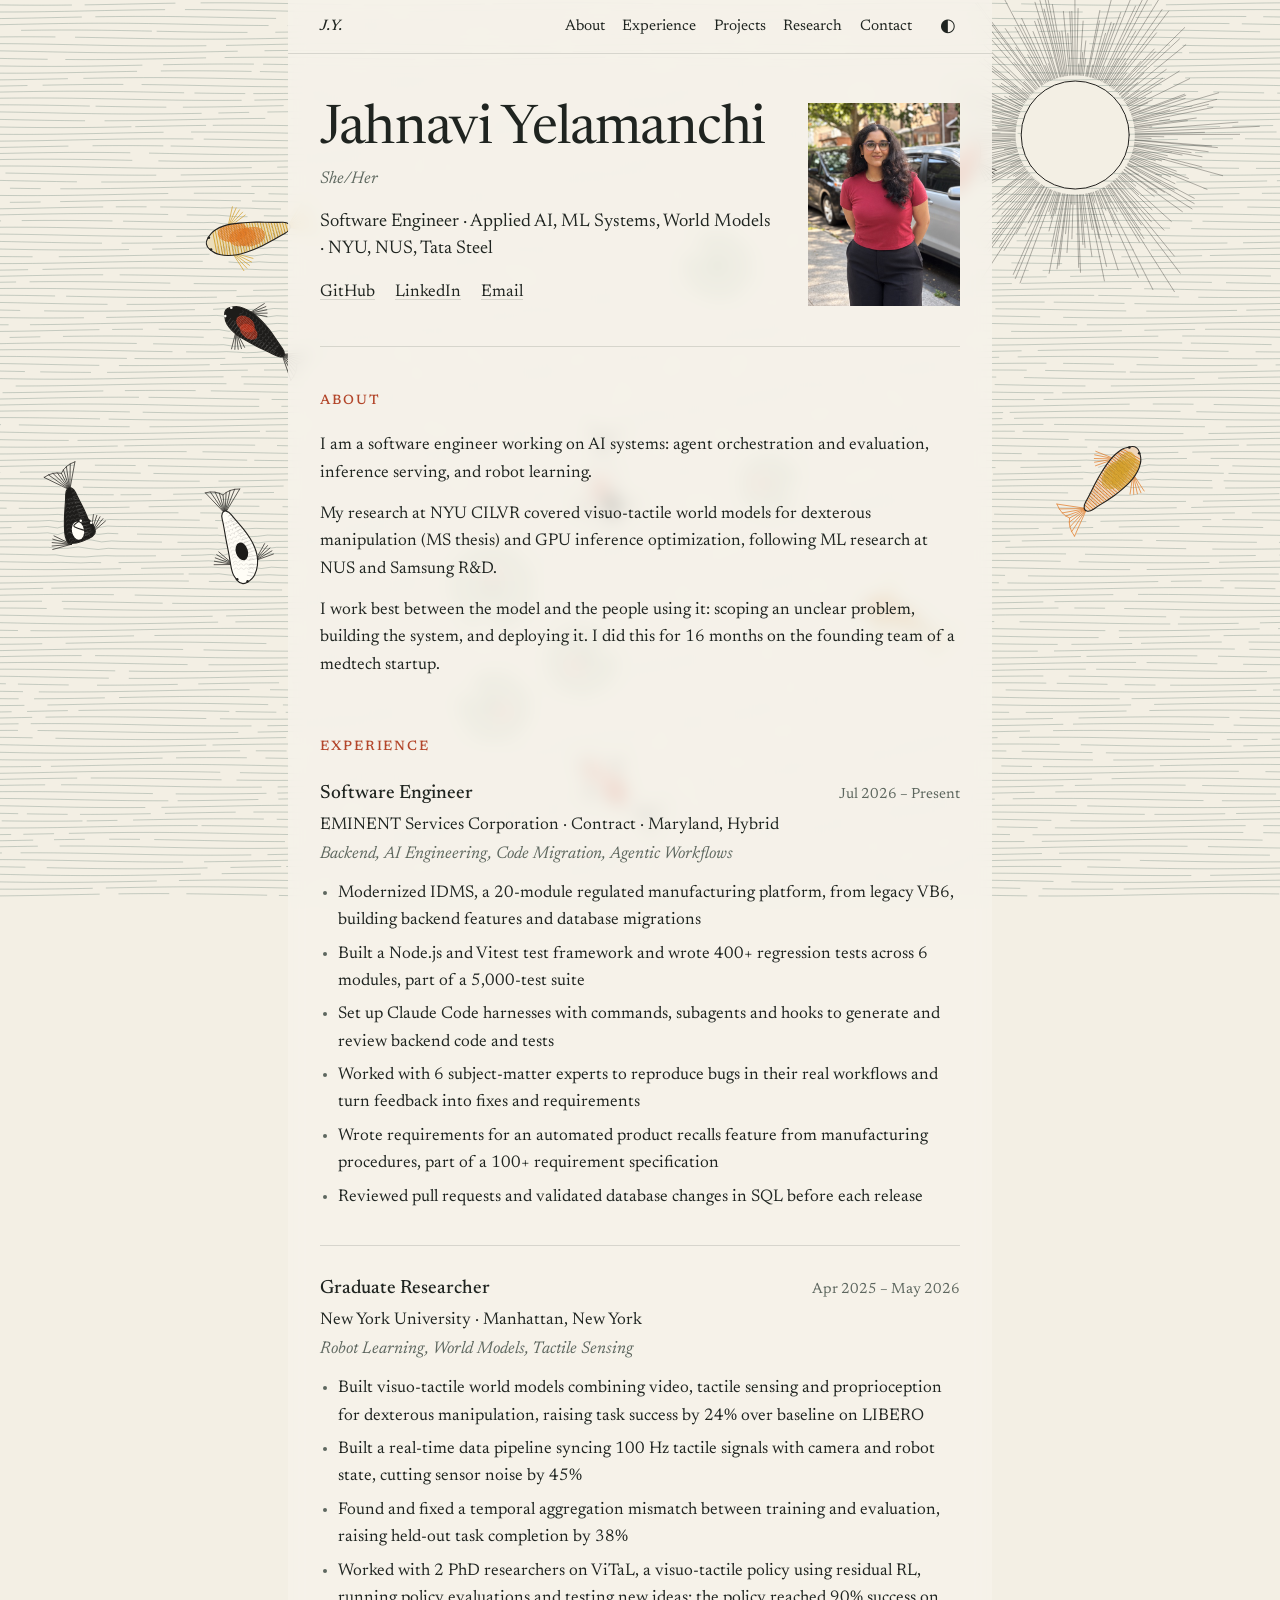
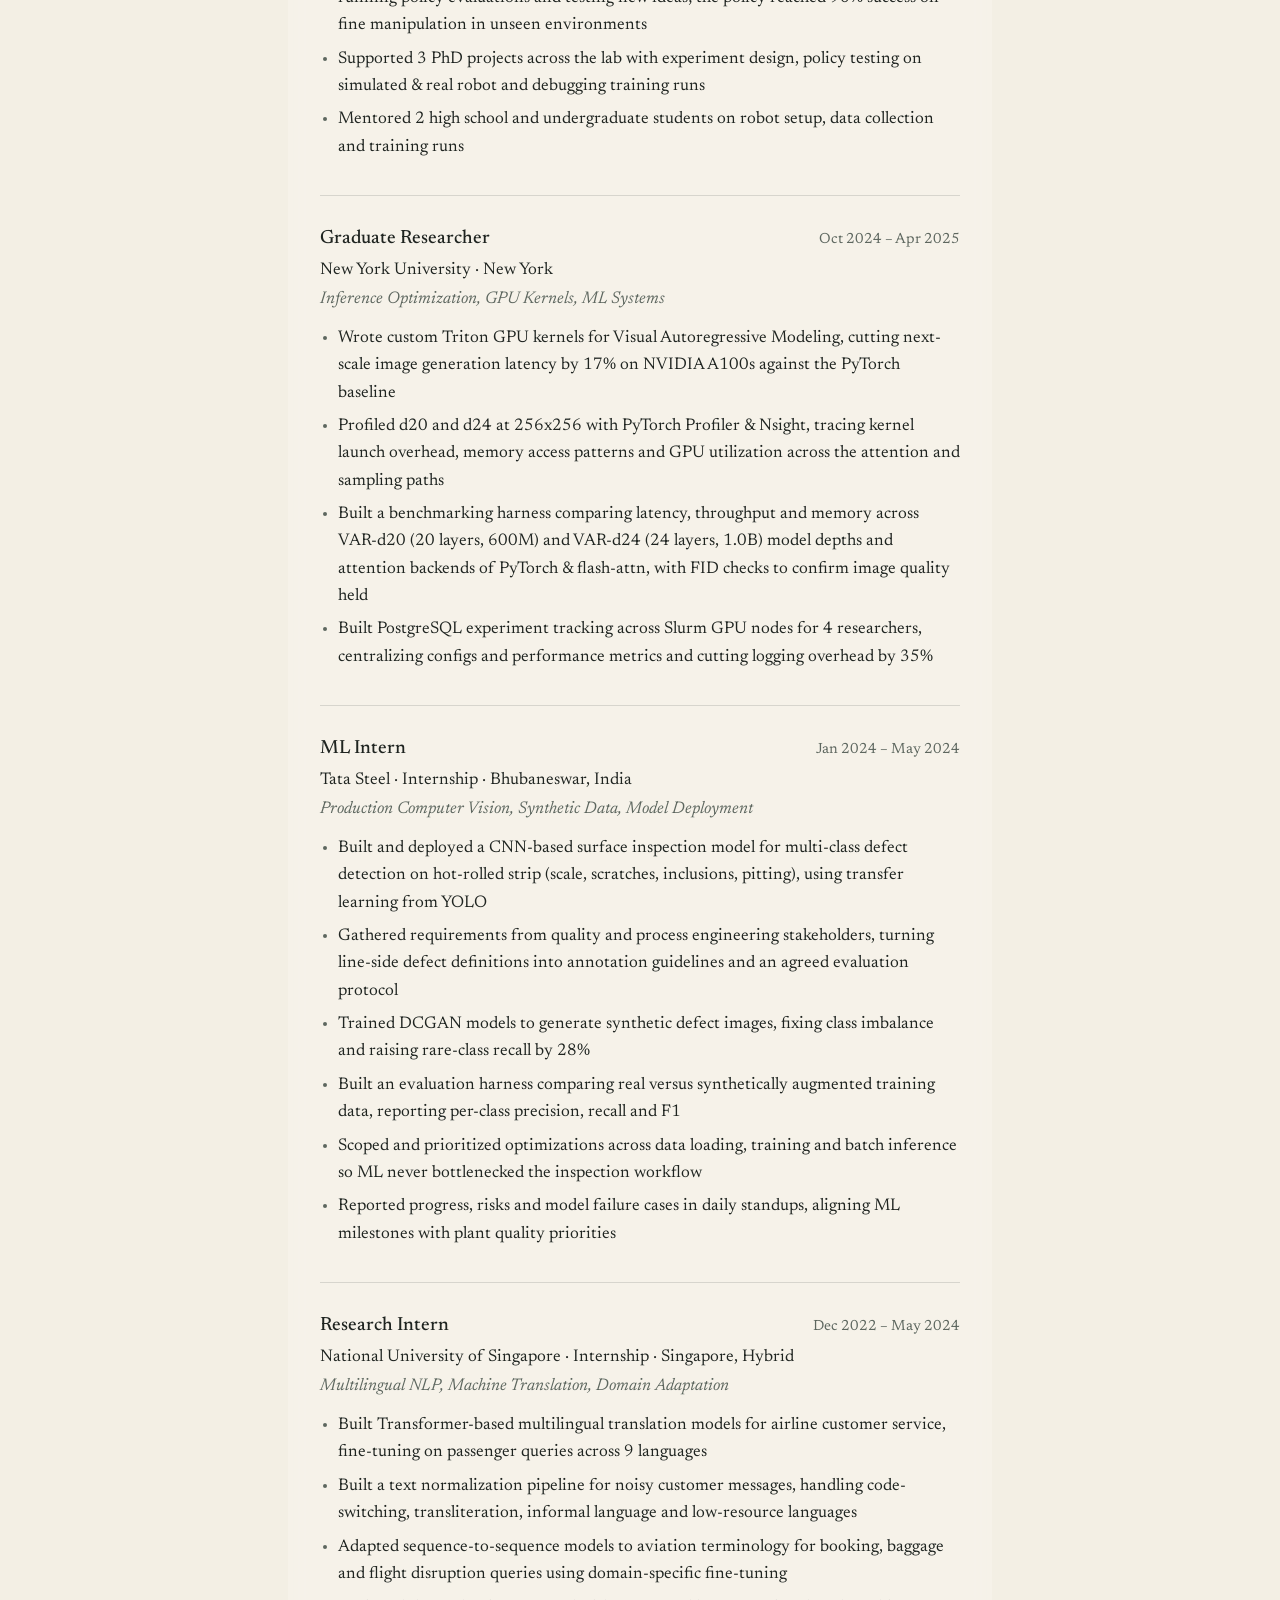
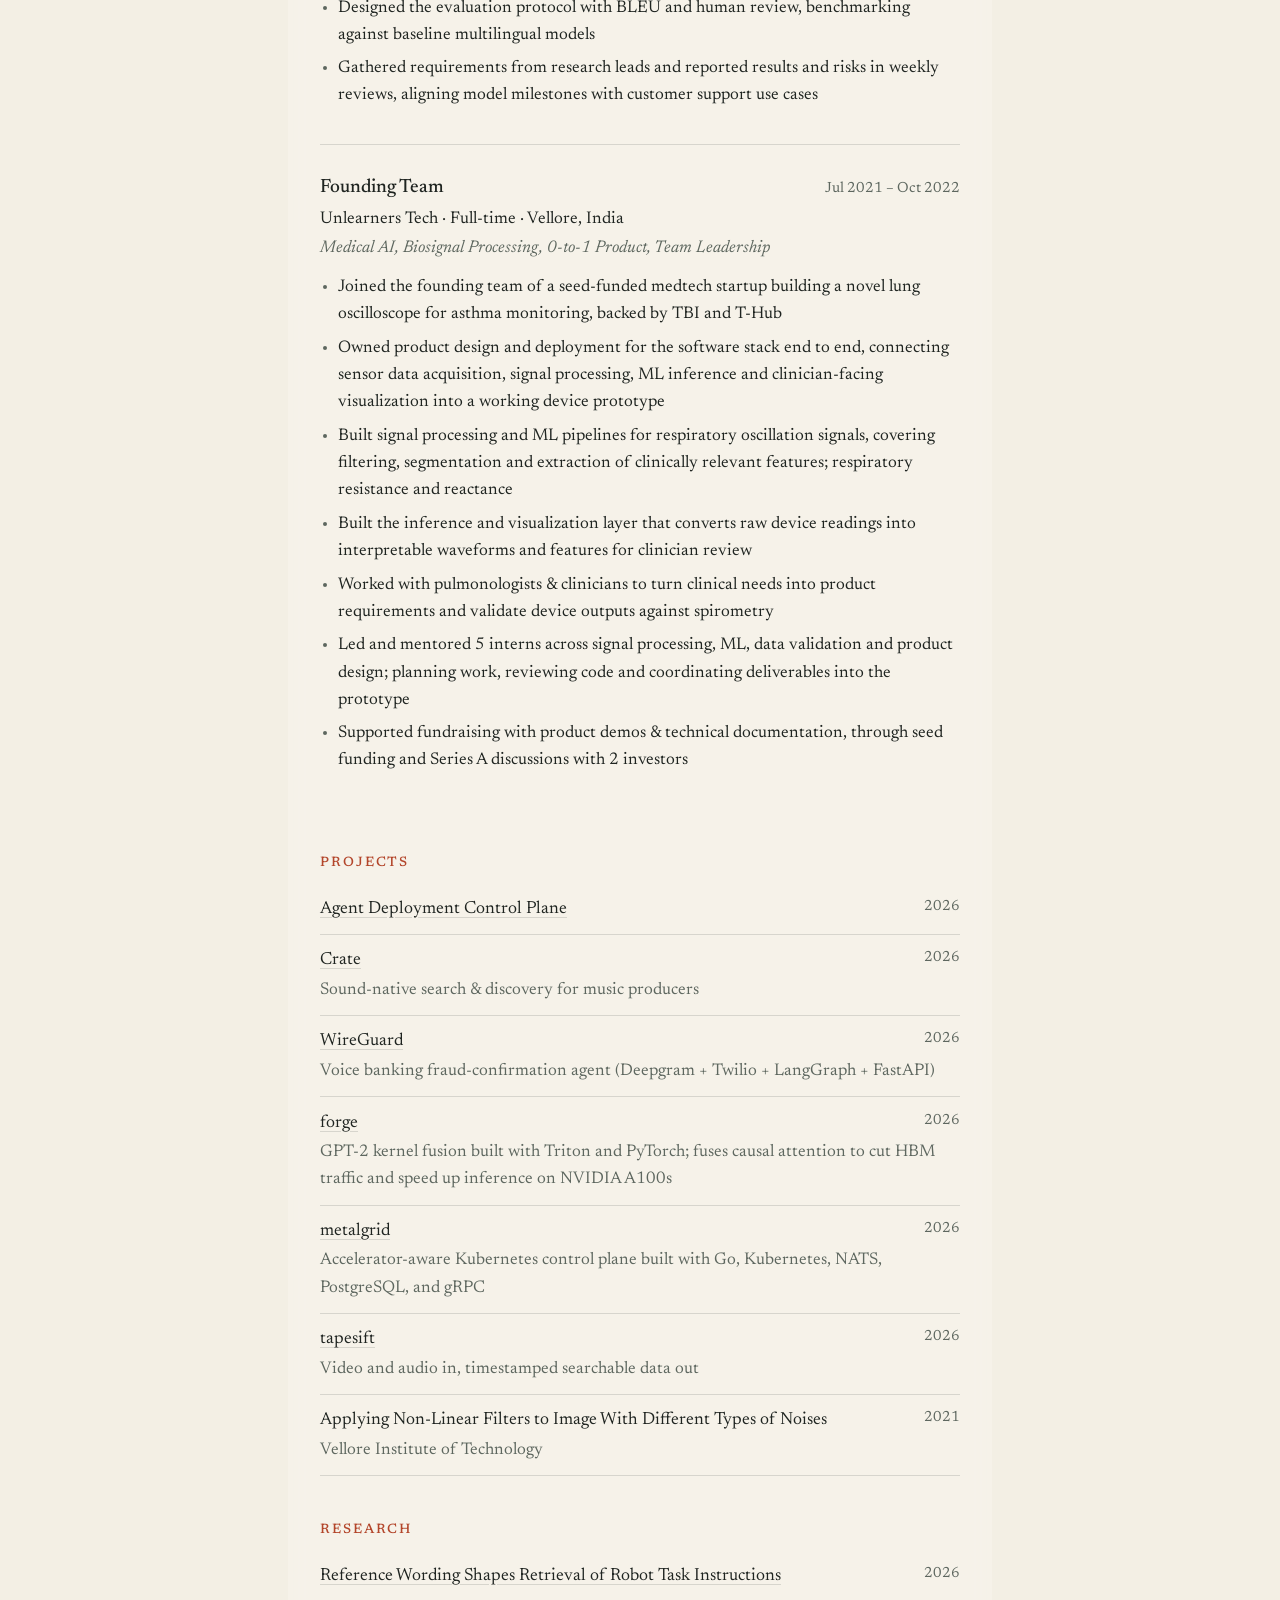
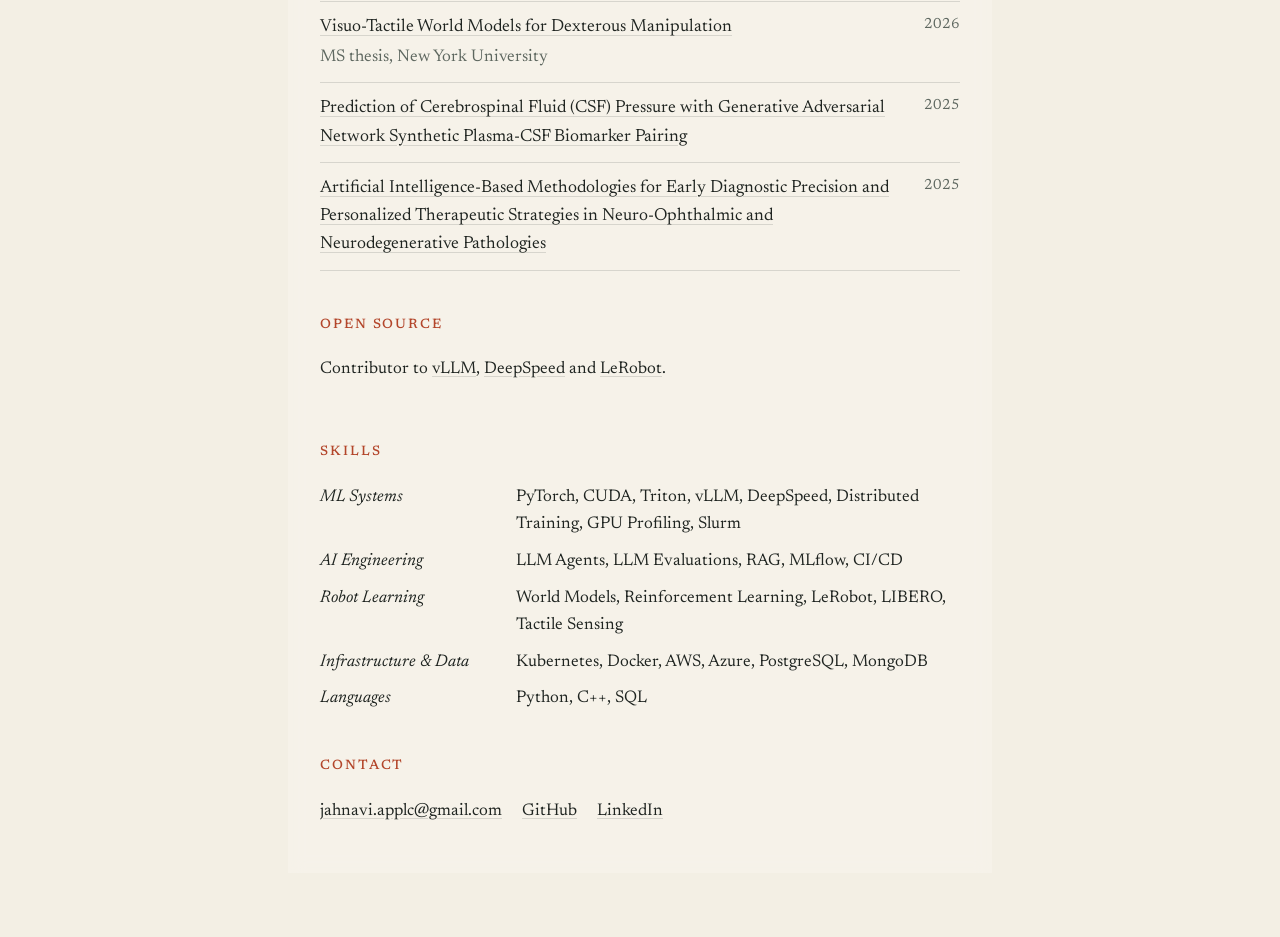
<file: index.html>
<!doctype html>
<html lang="en">
<head>
<meta charset="utf-8">
<meta name="viewport" content="width=device-width, initial-scale=1">
<title>Jahnavi Yelamanchi</title>
<meta name="description" content="Jahnavi Yelamanchi — software engineer working on applied AI, ML systems and world models.">
<link rel="icon" href="favicon.svg" type="image/svg+xml">
<link rel="preconnect" href="https://fonts.googleapis.com">
<link rel="preconnect" href="https://fonts.gstatic.com" crossorigin>
<link rel="stylesheet" href="https://fonts.googleapis.com/css2?family=Newsreader:ital,opsz,wght@0,6..72,300..600;1,6..72,300..600&display=swap">
<link rel="stylesheet" href="css/style.css">
<script>try{var t=localStorage.getItem('theme');if(t)document.documentElement.dataset.theme=t}catch(e){}</script>
</head>
<body>
<canvas id="pond" aria-hidden="true"></canvas>

<nav class="top">
  <a href="#top" class="mark">J.Y.</a>
  <div class="links">
    <a href="#about">About</a>
    <a href="#experience">Experience</a>
    <a href="#projects">Projects</a>
    <a href="#research">Research</a>
    <a href="#contact">Contact</a>
  </div>
  <button id="theme" type="button" aria-label="Toggle light and dark mode">◐</button>
</nav>

<main id="top">
  <header class="intro">
    <div>
      <h1>Jahnavi Yelamanchi</h1>
      <p class="pronouns">She/Her</p>
      <p class="headline">Software Engineer · Applied AI, ML Systems, World Models · NYU, NUS, Tata Steel</p>
      <p class="contact-line">
        <a href="https://github.com/jahnavi-yelamanchi">GitHub</a>
        <a href="https://www.linkedin.com/in/jahnaviym">LinkedIn</a>
        <a href="mailto:jahnavi.applc@gmail.com">Email</a>
      </p>
    </div>
    <img class="portrait" src="images/portrait.jpg" alt="Jahnavi standing on a tree-lined street in a red t-shirt" width="480" height="640">
  </header>

  <section id="about">
    <h2>About</h2>
    <p>I am a software engineer working on AI systems: agent orchestration and evaluation, inference serving, and robot learning.</p>
    <p>My research at NYU CILVR covered visuo-tactile world models for dexterous manipulation (MS thesis) and GPU inference optimization, following ML research at NUS and Samsung R&amp;D.</p>
    <p>I work best between the model and the people using it: scoping an unclear problem, building the system, and deploying it. I did this for 16 months on the founding team of a medtech startup.</p>
  </section>

  <section id="experience">
    <h2>Experience</h2>

    <article class="entry">
      <div class="entry-head">
        <h3>Software Engineer</h3>
        <span class="date">Jul 2026 – Present</span>
      </div>
      <p class="org">EMINENT Services Corporation · Contract · Maryland, Hybrid</p>
      <p class="focus">Backend, AI Engineering, Code Migration, Agentic Workflows</p>
      <ul>
        <li>Modernized IDMS, a 20-module regulated manufacturing platform, from legacy VB6, building backend features and database migrations</li>
        <li>Built a Node.js and Vitest test framework and wrote 400+ regression tests across 6 modules, part of a 5,000-test suite</li>
        <li>Set up Claude Code harnesses with commands, subagents and hooks to generate and review backend code and tests</li>
        <li>Worked with 6 subject-matter experts to reproduce bugs in their real workflows and turn feedback into fixes and requirements</li>
        <li>Wrote requirements for an automated product recalls feature from manufacturing procedures, part of a 100+ requirement specification</li>
        <li>Reviewed pull requests and validated database changes in SQL before each release</li>
      </ul>
    </article>

    <article class="entry">
      <div class="entry-head">
        <h3>Graduate Researcher</h3>
        <span class="date">Apr 2025 – May 2026</span>
      </div>
      <p class="org">New York University · Manhattan, New York</p>
      <p class="focus">Robot Learning, World Models, Tactile Sensing</p>
      <ul>
        <li>Built visuo-tactile world models combining video, tactile sensing and proprioception for dexterous manipulation, raising task success by 24% over baseline on LIBERO</li>
        <li>Built a real-time data pipeline syncing 100 Hz tactile signals with camera and robot state, cutting sensor noise by 45%</li>
        <li>Found and fixed a temporal aggregation mismatch between training and evaluation, raising held-out task completion by 38%</li>
        <li>Worked with 2 PhD researchers on ViTaL, a visuo-tactile policy using residual RL, running policy evaluations and testing new ideas; the policy reached 90% success on fine manipulation in unseen environments</li>
        <li>Supported 3 PhD projects across the lab with experiment design, policy testing on simulated &amp; real robot and debugging training runs</li>
        <li>Mentored 2 high school and undergraduate students on robot setup, data collection and training runs</li>
      </ul>
    </article>

    <article class="entry">
      <div class="entry-head">
        <h3>Graduate Researcher</h3>
        <span class="date">Oct 2024 – Apr 2025</span>
      </div>
      <p class="org">New York University · New York</p>
      <p class="focus">Inference Optimization, GPU Kernels, ML Systems</p>
      <ul>
        <li>Wrote custom Triton GPU kernels for Visual Autoregressive Modeling, cutting next-scale image generation latency by 17% on NVIDIA A100s against the PyTorch baseline</li>
        <li>Profiled d20 and d24 at 256x256 with PyTorch Profiler &amp; Nsight, tracing kernel launch overhead, memory access patterns and GPU utilization across the attention and sampling paths</li>
        <li>Built a benchmarking harness comparing latency, throughput and memory across VAR-d20 (20 layers, 600M) and VAR-d24 (24 layers, 1.0B) model depths and attention backends of PyTorch &amp; flash-attn, with FID checks to confirm image quality held</li>
        <li>Built PostgreSQL experiment tracking across Slurm GPU nodes for 4 researchers, centralizing configs and performance metrics and cutting logging overhead by 35%</li>
      </ul>
    </article>

    <article class="entry">
      <div class="entry-head">
        <h3>ML Intern</h3>
        <span class="date">Jan 2024 – May 2024</span>
      </div>
      <p class="org">Tata Steel · Internship · Bhubaneswar, India</p>
      <p class="focus">Production Computer Vision, Synthetic Data, Model Deployment</p>
      <ul>
        <li>Built and deployed a CNN-based surface inspection model for multi-class defect detection on hot-rolled strip (scale, scratches, inclusions, pitting), using transfer learning from YOLO</li>
        <li>Gathered requirements from quality and process engineering stakeholders, turning line-side defect definitions into annotation guidelines and an agreed evaluation protocol</li>
        <li>Trained DCGAN models to generate synthetic defect images, fixing class imbalance and raising rare-class recall by 28%</li>
        <li>Built an evaluation harness comparing real versus synthetically augmented training data, reporting per-class precision, recall and F1</li>
        <li>Scoped and prioritized optimizations across data loading, training and batch inference so ML never bottlenecked the inspection workflow</li>
        <li>Reported progress, risks and model failure cases in daily standups, aligning ML milestones with plant quality priorities</li>
      </ul>
    </article>

    <article class="entry">
      <div class="entry-head">
        <h3>Research Intern</h3>
        <span class="date">Dec 2022 – May 2024</span>
      </div>
      <p class="org">National University of Singapore · Internship · Singapore, Hybrid</p>
      <p class="focus">Multilingual NLP, Machine Translation, Domain Adaptation</p>
      <ul>
        <li>Built Transformer-based multilingual translation models for airline customer service, fine-tuning on passenger queries across 9 languages</li>
        <li>Built a text normalization pipeline for noisy customer messages, handling code-switching, transliteration, informal language and low-resource languages</li>
        <li>Adapted sequence-to-sequence models to aviation terminology for booking, baggage and flight disruption queries using domain-specific fine-tuning</li>
        <li>Designed the evaluation protocol with BLEU and human review, benchmarking against baseline multilingual models</li>
        <li>Gathered requirements from research leads and reported results and risks in weekly reviews, aligning model milestones with customer support use cases</li>
      </ul>
    </article>

    <article class="entry">
      <div class="entry-head">
        <h3>Founding Team</h3>
        <span class="date">Jul 2021 – Oct 2022</span>
      </div>
      <p class="org">Unlearners Tech · Full-time · Vellore, India</p>
      <p class="focus">Medical AI, Biosignal Processing, 0-to-1 Product, Team Leadership</p>
      <ul>
        <li>Joined the founding team of a seed-funded medtech startup building a novel lung oscilloscope for asthma monitoring, backed by TBI and T-Hub</li>
        <li>Owned product design and deployment for the software stack end to end, connecting sensor data acquisition, signal processing, ML inference and clinician-facing visualization into a working device prototype</li>
        <li>Built signal processing and ML pipelines for respiratory oscillation signals, covering filtering, segmentation and extraction of clinically relevant features; respiratory resistance and reactance</li>
        <li>Built the inference and visualization layer that converts raw device readings into interpretable waveforms and features for clinician review</li>
        <li>Worked with pulmonologists &amp; clinicians to turn clinical needs into product requirements and validate device outputs against spirometry</li>
        <li>Led and mentored 5 interns across signal processing, ML, data validation and product design; planning work, reviewing code and coordinating deliverables into the prototype</li>
        <li>Supported fundraising with product demos &amp; technical documentation, through seed funding and Series A discussions with 2 investors</li>
      </ul>
    </article>
  </section>

  <section id="projects">
    <h2>Projects</h2>
    <ul class="list">
      <li><a href="https://github.com/jahnavi-yelamanchi/agent-deploy-control-plane">Agent Deployment Control Plane</a><span class="date">2026</span></li>
      <li><a href="https://github.com/jahnavi-yelamanchi/crate">Crate</a><span class="date">2026</span><p>Sound-native search &amp; discovery for music producers</p></li>
      <li><a href="https://github.com/jahnavi-yelamanchi/WireGuard">WireGuard</a><span class="date">2026</span><p>Voice banking fraud-confirmation agent (Deepgram + Twilio + LangGraph + FastAPI)</p></li>
      <li><a href="https://github.com/jahnavi-yelamanchi/forge">forge</a><span class="date">2026</span><p>GPT-2 kernel fusion built with Triton and PyTorch; fuses causal attention to cut HBM traffic and speed up inference on NVIDIA A100s</p></li>
      <li><a href="https://github.com/jahnavi-yelamanchi/metalgrid">metalgrid</a><span class="date">2026</span><p>Accelerator-aware Kubernetes control plane built with Go, Kubernetes, NATS, PostgreSQL, and gRPC</p></li>
      <li><a href="https://github.com/jahnavi-yelamanchi/tapesift">tapesift</a><span class="date">2026</span><p>Video and audio in, timestamped searchable data out</p></li>
      <li><span class="title">Applying Non-Linear Filters to Image With Different Types of Noises</span><span class="date">2021</span><p>Vellore Institute of Technology</p></li>
    </ul>
  </section>

  <section id="research">
    <h2>Research</h2>
    <ul class="list">
      <li><a href="https://arxiv.org/abs/2610.17549">Reference Wording Shapes Retrieval of Robot Task Instructions</a><span class="date">2026</span></li>
      <li><a href="https://www.proquest.com/openview/afca2ee55e6ee4220fe67b2dfab4122b/1?pq-origsite=gscholar&amp;cbl=18750&amp;diss=y">Visuo-Tactile World Models for Dexterous Manipulation</a><span class="date">2026</span><p>MS thesis, New York University</p></li>
      <li><a href="https://link.springer.com/article/10.1007/s12021-025-09729-2">Prediction of Cerebrospinal Fluid (CSF) Pressure with Generative Adversarial Network Synthetic Plasma-CSF Biomarker Pairing</a><span class="date">2025</span></li>
      <li><a href="https://www.mdpi.com/2076-3425/14/12/1266">Artificial Intelligence-Based Methodologies for Early Diagnostic Precision and Personalized Therapeutic Strategies in Neuro-Ophthalmic and Neurodegenerative Pathologies</a><span class="date">2025</span></li>
    </ul>
  </section>

  <section id="open-source">
    <h2>Open source</h2>
    <p>Contributor to <a href="https://github.com/vllm-project/vllm">vLLM</a>, <a href="https://github.com/deepspeedai/DeepSpeed">DeepSpeed</a> and <a href="https://github.com/huggingface/lerobot">LeRobot</a>.</p>
  </section>

  <section id="skills">
    <h2>Skills</h2>
    <dl class="skills">
      <dt>ML Systems</dt><dd>PyTorch, CUDA, Triton, vLLM, DeepSpeed, Distributed Training, GPU Profiling, Slurm</dd>
      <dt>AI Engineering</dt><dd>LLM Agents, LLM Evaluations, RAG, MLflow, CI/CD</dd>
      <dt>Robot Learning</dt><dd>World Models, Reinforcement Learning, LeRobot, LIBERO, Tactile Sensing</dd>
      <dt>Infrastructure &amp; Data</dt><dd>Kubernetes, Docker, AWS, Azure, PostgreSQL, MongoDB</dd>
      <dt>Languages</dt><dd>Python, C++, SQL</dd>
    </dl>
  </section>

  <footer id="contact">
    <h2>Contact</h2>
    <p class="contact-line">
      <a href="mailto:jahnavi.applc@gmail.com">jahnavi.applc@gmail.com</a>
      <a href="https://github.com/jahnavi-yelamanchi">GitHub</a>
      <a href="https://www.linkedin.com/in/jahnaviym">LinkedIn</a>
    </p>
  </footer>
</main>

<script src="js/theme.js"></script>
<script src="js/koi.js"></script>
</body>
</html>
</file>
<file: css/style.css>
:root {
  color-scheme: light;
  --ink: #1f2420;
  --muted: #5e675f;
  --accent: #b3462b;
  --rule: rgba(31, 36, 32, 0.14);
  --paper: rgba(246, 243, 234, 0.86);
  /* pond colors, read by js/koi.js */
  --pond: #f3efe4;
  --ink-line: #22211e;
  --water-line: rgba(38, 74, 66, 0.32);
  --sun-line: rgba(34, 33, 30, 0.42);
  --pad: #4f7d55;
  --koi-white: #fffdf6;
  --koi-black: #1d1c1a;
  --moon: 0;
}

@media (prefers-color-scheme: dark) {
  :root:not([data-theme="light"]) {
    color-scheme: dark;
    --ink: #e9e5da;
    --muted: #9ea6b4;
    --accent: #ec8a64;
    --rule: rgba(233, 229, 218, 0.14);
    --paper: rgba(12, 17, 31, 0.84);
    --pond: #0c1222;
    --ink-line: #d9dcea;
    --water-line: rgba(160, 178, 222, 0.26);
    --sun-line: rgba(210, 218, 240, 0.4);
    --pad: #6fa07a;
    --koi-white: #e9e7df;
    --koi-black: #04060c;
    --moon: 1;
  }
}

:root[data-theme="dark"] {
  color-scheme: dark;
  --ink: #e9e5da;
  --muted: #9ea6b4;
  --accent: #ec8a64;
  --rule: rgba(233, 229, 218, 0.14);
  --paper: rgba(12, 17, 31, 0.84);
  --pond: #0c1222;
  --ink-line: #d9dcea;
  --water-line: rgba(160, 178, 222, 0.26);
  --sun-line: rgba(210, 218, 240, 0.4);
  --pad: #6fa07a;
  --koi-white: #e9e7df;
  --koi-black: #04060c;
  --moon: 1;
}

* { box-sizing: border-box; }

html { scroll-behavior: smooth; scroll-padding-top: 4rem; }

body {
  margin: 0;
  background: var(--pond);
  color: var(--ink);
  font: 400 1.0625rem/1.6 "Newsreader", Georgia, serif;
  font-optical-sizing: auto;
  -webkit-font-smoothing: antialiased;
}

#pond {
  position: fixed;
  inset: 0;
  width: 100%;
  height: 100%;
  pointer-events: none;
  z-index: 0;
}

a { color: inherit; text-decoration: underline; text-decoration-color: var(--rule); text-underline-offset: 0.2em; }
a:hover { color: var(--accent); text-decoration-color: currentColor; }

nav.top {
  position: sticky;
  top: 0;
  z-index: 2;
  display: flex;
  align-items: center;
  gap: 1.5rem;
  max-width: 44rem;
  margin: 0 auto;
  padding: 0.75rem 2rem;
  background: var(--paper);
  backdrop-filter: blur(8px);
  -webkit-backdrop-filter: blur(8px);
  border-bottom: 1px solid var(--rule);
  font-size: 0.95rem;
}
nav.top a { text-decoration: none; }
nav.top .mark { font-style: italic; font-weight: 500; }
nav.top .links { display: flex; gap: 1.1rem; margin-left: auto; overflow-x: auto; scrollbar-width: none; }
#theme {
  border: 0;
  background: none;
  color: inherit;
  font: inherit;
  font-size: 1.15rem;
  cursor: pointer;
  padding: 0 0.25rem;
}

main {
  position: relative;
  z-index: 1;
  max-width: 44rem;
  margin: 0 auto 4rem;
  padding: 3rem 2rem 2rem;
  background: var(--paper);
  backdrop-filter: blur(8px);
  -webkit-backdrop-filter: blur(8px);
}

.intro {
  display: grid;
  grid-template-columns: 1fr 9.5rem;
  gap: 2rem;
  align-items: end;
  padding-bottom: 2.5rem;
  border-bottom: 1px solid var(--rule);
}
h1 {
  margin: 0;
  font-size: clamp(2.4rem, 7vw, 3.4rem);
  font-weight: 400;
  line-height: 1.05;
  letter-spacing: -0.015em;
}
.pronouns { margin: 0.4rem 0 0; color: var(--muted); font-style: italic; }
.headline { margin: 1rem 0 0; font-size: 1.15rem; line-height: 1.45; }
.contact-line { display: flex; flex-wrap: wrap; gap: 0.4rem 1.25rem; margin: 1rem 0 0; }
.portrait {
  width: 100%;
  height: auto;
  aspect-ratio: 3 / 4;
  object-fit: cover;
  object-position: 50% 60%;
  display: block;
}

section, footer { padding-top: 2.75rem; }
h2 {
  margin: 0 0 1.25rem;
  font-size: 0.85rem;
  font-weight: 500;
  letter-spacing: 0.14em;
  text-transform: uppercase;
  color: var(--accent);
}
h3 { margin: 0; font-size: 1.2rem; font-weight: 500; }
p { margin: 0 0 0.9rem; }

.date {
  color: var(--muted);
  font-size: 0.92rem;
  font-variant-numeric: tabular-nums;
  white-space: nowrap;
}

.entry { padding-bottom: 1.75rem; }
.entry + .entry { padding-top: 1.75rem; border-top: 1px solid var(--rule); }
.entry-head { display: flex; justify-content: space-between; align-items: baseline; gap: 1rem; }
.org { margin: 0.15rem 0 0; }
.focus { margin: 0.1rem 0 0.75rem; color: var(--muted); font-style: italic; }
.entry ul { margin: 0; padding-left: 1.1rem; }
.entry li { margin-bottom: 0.4rem; }
.entry li::marker { color: var(--muted); }

.list { list-style: none; margin: 0; padding: 0; }
.list li {
  display: grid;
  grid-template-columns: 1fr auto;
  column-gap: 1rem;
  padding: 0.7rem 0;
  border-bottom: 1px solid var(--rule);
}
.list li:first-child { padding-top: 0; }
.list a, .list .title { font-size: 1.1rem; }
.list p { grid-column: 1 / -1; margin: 0.15rem 0 0; color: var(--muted); }

.skills { display: grid; grid-template-columns: 11rem 1fr; gap: 0.6rem 1.25rem; margin: 0; }
.skills dt { font-style: italic; }
.skills dd { margin: 0; }

footer { padding-bottom: 1rem; }

@media (max-width: 600px) {
  body { font-size: 1rem; }
  nav.top { padding: 0.65rem 1rem; gap: 1rem; }
  nav.top .links { gap: 0.85rem; }
  main { padding: 2rem 1rem 1.5rem; margin-bottom: 0; }
  .intro { grid-template-columns: 1fr; }
  .portrait { width: 9rem; order: -1; }
  .skills { grid-template-columns: 1fr; }
  .skills dd { margin-bottom: 0.5rem; }
}
</file>
